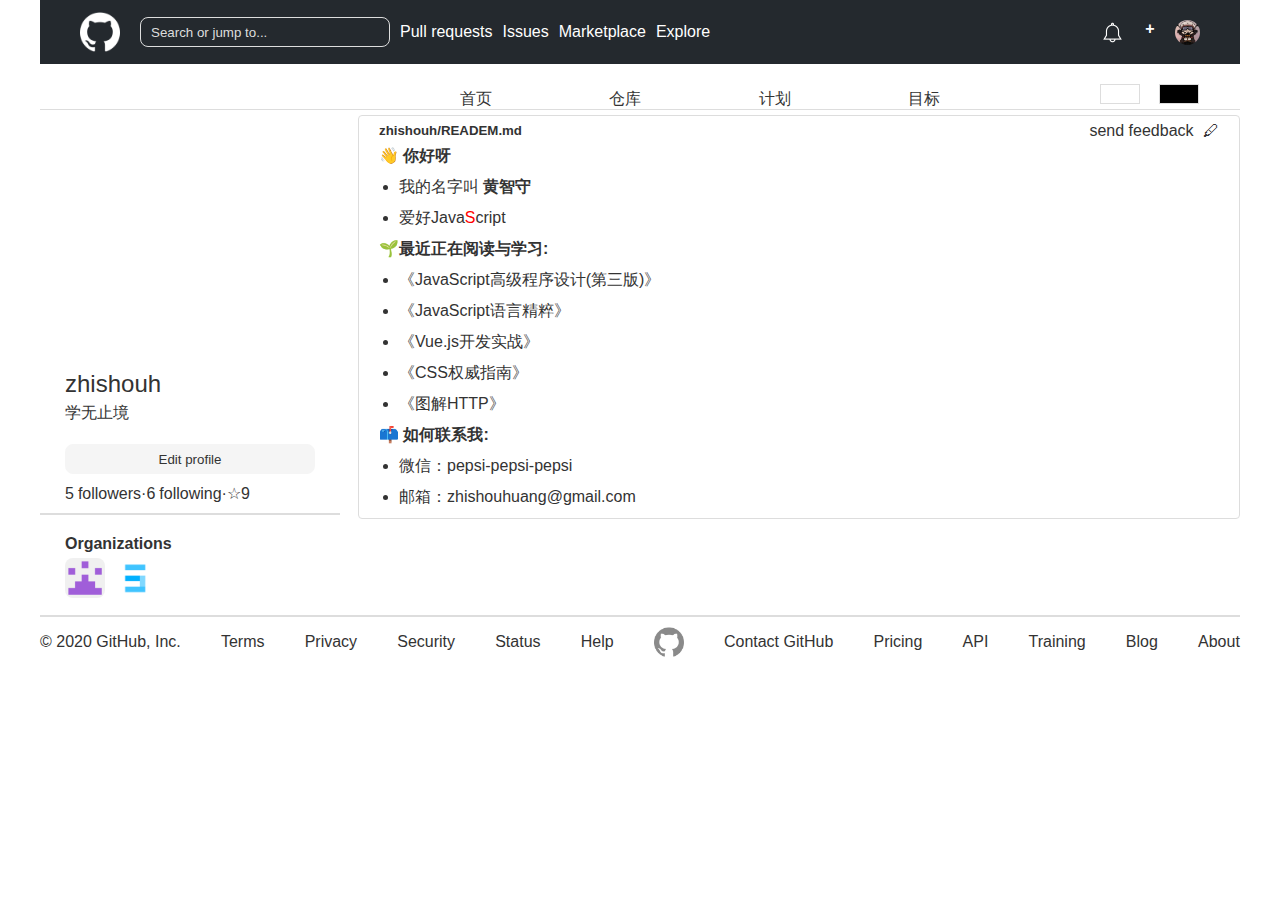
<file: 仿GitHub/index.html>
<!DOCTYPE html>
<html lang="en">

<head>
  <meta charset="UTF-8">
  <meta name="viewport" content="width=device-width, initial-scale=1.0">
  <link rel="stylesheet" href="css/index.css">
  <title>zhishouh</title>
</head>

<body>
  <div id="wrap">
    <header>
      <img id="logo" src="images/github.png" alt="logo">
      <input id="ipSearch" type="search" value="Search or jump to...">
      <ul>
        <li><a href="">Pull requests</a></li>
        <li><a href="">Issues</a></li>
        <li><a href="">Marketplace</a></li>
        <li><a href="">Explore</a></li>
      </ul>
      <div id="user">
        <img src="images/notice.png" alt="通知">
        <span>+</span>
        <img id="samllavatar" src="images/avatar.jpg" alt="头像">
      </div>
    </header>
    <nav>
      <ul>
        <li><a href="index.html">首页</a></li>
        <li><a href="repositories.html">仓库</a></li>
        <li><a href="plan.html">计划</a></li>
        <li><a href="target.html">目标</a></li>
      </ul>
      <div id="changeColor">
        <input id="white" type="button" onclick="changeColor(color1)">
        <input id="black" type="button" onclick="changeColor(color2)">
      </div>
    </nav>
    <main>
      <div id="leftIntro">
        <div id="bigAvatar">
          <img id="BigAvatar" src="images/avatar.jpg" alt="avatar">
        </div>
        <div id="userName">
          <h2>zhishouh</h2>
          <span>学无止境</span>
        </div>
        <button id="edit">Edit profile</button>
        <p><span>5</span>followers·<span>6</span>following·☆<span>9</span></p>
        <hr>
        <div id="organizations">
          <h4>Organizations</h4>
          <div class="org"><img src="images/og1.png" alt="og1"></div>
          <div class="org"><img src="images/og2.png" alt="og2"></div>
        </div>
      </div>
      <div id="rightIntro">
        <div class="riTitle">
          <h5>zhishouh/READEM.md</h5>
          <p>
            <a href="">send feedback</a>
            <span><a href="">🖊</a></span>
          </p>
        </div>
        <div class="username">
          <h4>👋 你好呀</h4>
          <ul>
            <li>我的名字叫 <b>黄智守</b></li>
            <li id="text">爱好<span>JavaScript</span></li>
          </ul>
        </div>
        <div class="read">
          <h4>🌱最近正在阅读与学习:</h4>
          <ul>
            <li>《JavaScript高级程序设计(第三版)》</li>
            <li>《JavaScript语言精粹》</li>
            <li>《Vue.js开发实战》</li>
            <li>《CSS权威指南》</li>
            <li>《图解HTTP》</li>
          </ul>
        </div>
        <div class="contact">
          <h4>📫 如何联系我:</h4>
          <ul>
            <li>微信：pepsi-pepsi-pepsi</li>
            <li>邮箱：zhishouhuang@gmail.com</li>
          </ul>
        </div>
      </div>
    </main>
    <hr>
    <footer>
      <ul>
        <li>© 2020 GitHub, Inc.</li>
        <li><a href="">Terms</a></li>
        <li><a href="">Privacy</a></li>
        <li><a href="">Security</a></li>
        <li><a href="">Status</a></li>
        <li><a href="">Help</a></li>
        <li><a href=""><img src="images/github2.png" alt=""></a></li>
        <li><a href="">Contact GitHub</a></li>
        <li><a href="">Pricing</a></li>
        <li><a href="">API</a></li>
        <li><a href="">Training</a></li>
        <li><a href="">Blog</a></li>
        <li><a href="">About</a></li>
      </ul>
    </footer>
  </div>
  <script src="js/changeColor.js"></script>
  <script src="js/marquee.js"></script>
  <script src="js/blink.js"></script>
</body>

</html>
</file>
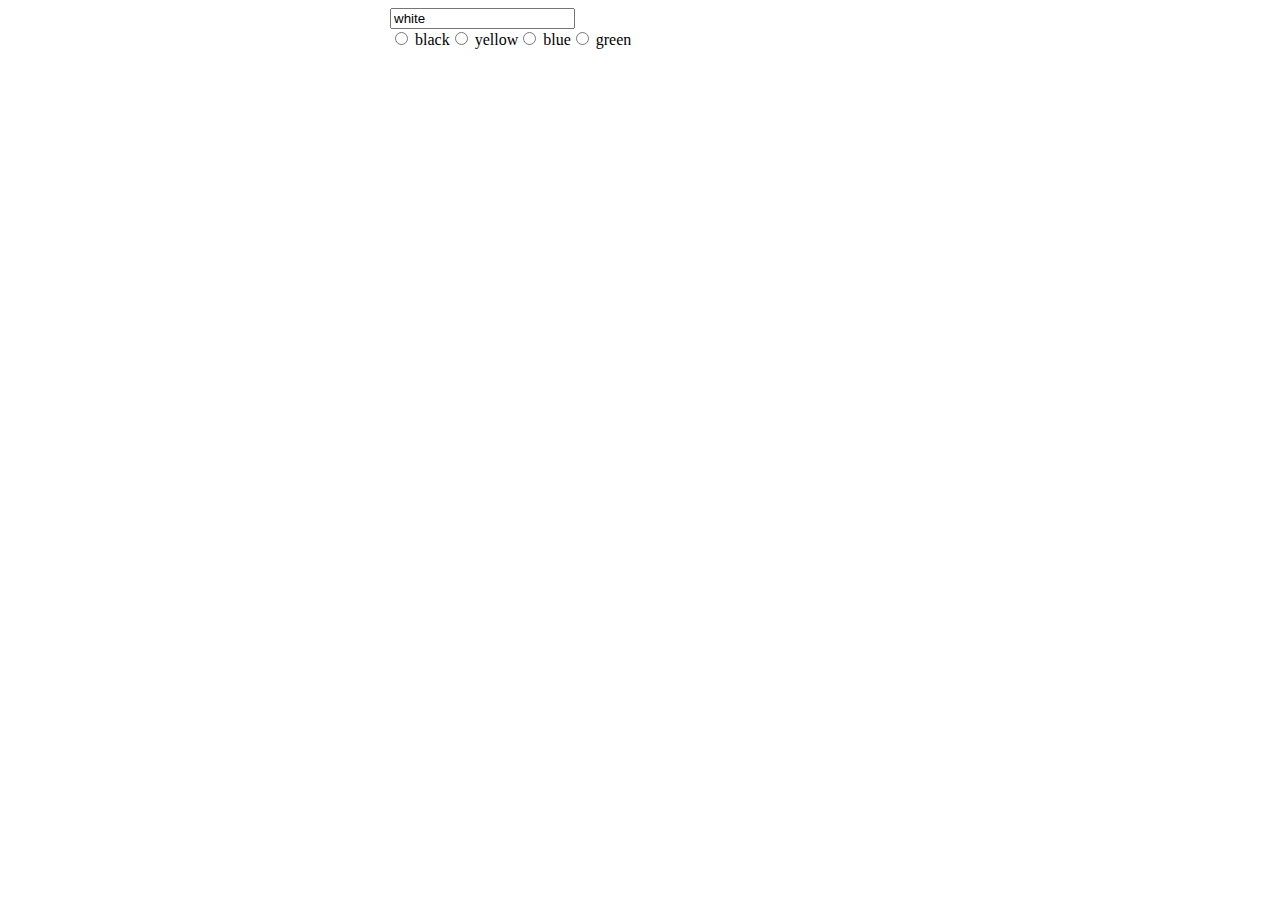
<file: D1-单选框.html>
<!DOCTYPE html>
<html lang="en">

<head>
  <meta charset="UTF-8">
  <meta http-equiv="X-UA-Compatible" content="IE=edge">
  <meta name="viewport" content="width=device-width, initial-scale=1.0">
  <title>Document</title>
  <style>
    #app {
      width: 500px;
      margin: 0 auto;
    }

    #app div {
      float: left;
    }

    .clearfix::before,
    .clearfix::after {
      content: '';
      display: block;
      clear: both;
    }
  </style>
</head>

<body>
  <div id="app" class="clearfix">
    <input type="text" id="show" value="white">
    <br>
    <div>
      <input type="radio" name="color" id="black" value="black">
      <label for="">black</label>
    </div>
    <div>
      <input type="radio" name="color" id="yellow" value="yellow">
      <label for="">yellow</label>
    </div>
    <div>
      <input type="radio" name="color" id="blue" value="blue">
      <label for="">blue</label>
    </div>
    <div>
      <input type="radio" name="color" id="green" value="green">
      <label for="">green</label>
    </div>
  </div>

  <script>
    const show = document.getElementById('show')
    const app = document.getElementById('app')
    const div = app.getElementsByTagName('div')
    const black = document.getElementById('black')
    const yellow = document.getElementById('yellow')
    const blue = document.getElementById('blue')
    const green = document.getElementById('green')

    const change = (colordom, nextcol) => {
      show.value = colordom.value
      show.style.color = nextcol
      for (let i = 0; i < div.length; i++) {
        div[i].style.color = nextcol
      }
      document.body.style.backgroundColor = colordom.value
    }

    black.addEventListener('click', (e) => change(black, 'yellow'))
    yellow.addEventListener('click', (e) => change(yellow, 'blue'))
    blue.addEventListener('click', (e) => change(blue, 'green'))
    green.addEventListener('click', (e) => change(green, 'black'))
  </script>
</body>

</html>
</file>
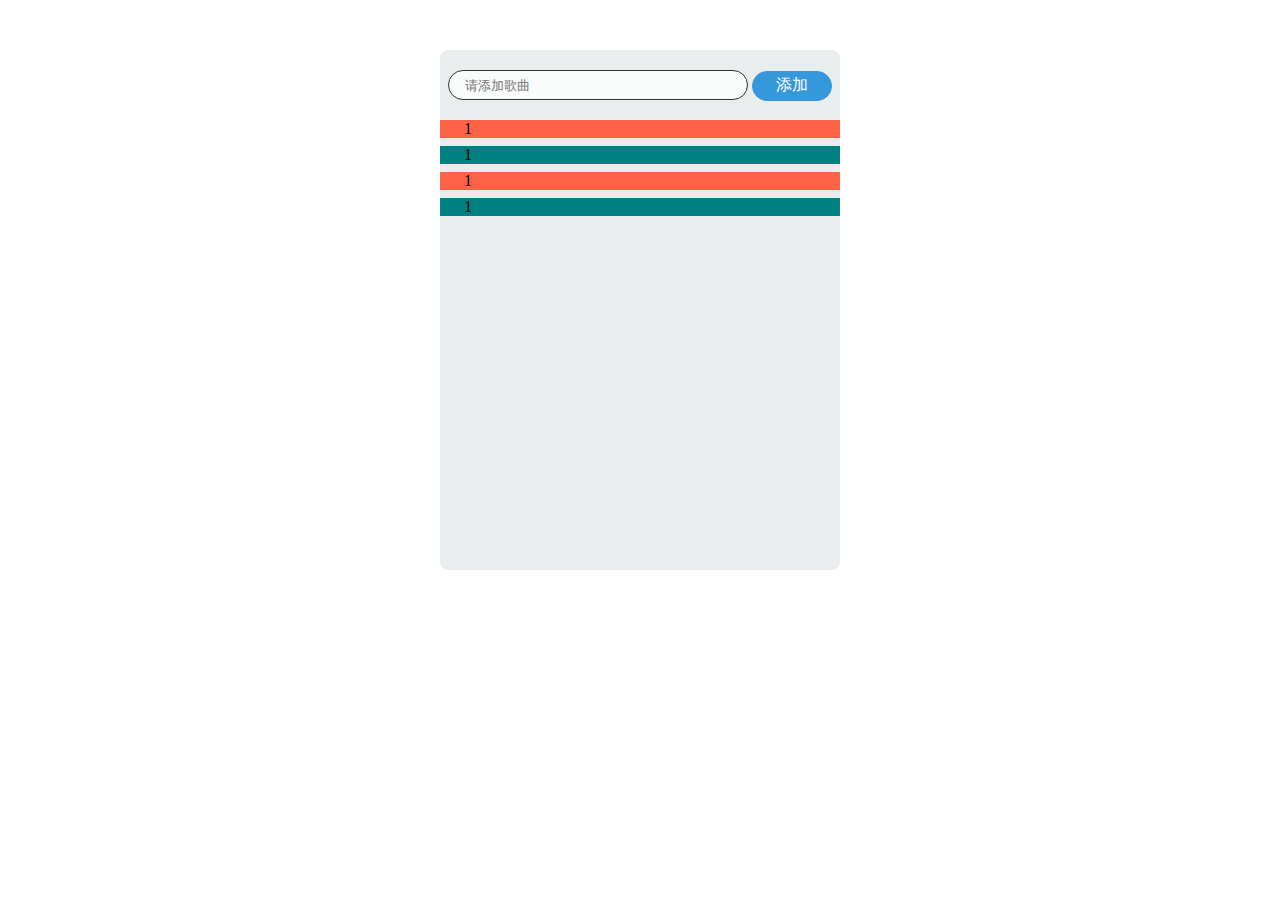
<file: D2-点击添加.html>
<!DOCTYPE html>
<html lang="en">

<head>
  <meta charset="UTF-8">
  <meta http-equiv="X-UA-Compatible" content="IE=edge">
  <meta name="viewport" content="width=device-width, initial-scale=1.0">
  <title>Document</title>
  <style>
    * {
      margin: 0;
      padding: 0;
    }

    #wrap {
      width: 400px;
      height: 500px;
      background-color: #EAEDED;
      border-radius: 8px;
      margin: 50px auto;
      padding-top: 20px;
    }

    #wrap .songAdd {
      width: 100%;
      height: 30px;
      text-align: center;
    }

    #wrap .songAdd .inp-song {
      box-sizing: border-box;
      width: 300px;
      height: 30px;
      border-radius: 16px;
      outline: none;
      border: 1px solid #333;
      background-color: rgba(255, 255, 255, 0.7);
      padding-left: 16px;
    }

    #wrap .songAdd .btn-add {
      width: 80px;
      height: 30px;
      border-radius: 16px;
      outline: none;
      color: #fff;
      font-size: 16px;
      vertical-align: middle;
      border: 1px solid #3498DB;
      background-color: #3498DB;
    }

    #wrap .songAdd .btn-add:active {
      border: 1px solid #AED6F1;
      background-color: #AED6F1;
    }

    #wrap ul {
      width: 100%;
      margin-top: 20px;
    }

    #wrap ul li {
      list-style: none;
      padding-left: 24px;
      background-color: pink;
      margin: 8px 0;
    }

    #wrap ul li:nth-child(2n) {
      background-color: teal;
    }

    #wrap ul li:nth-child(2n + 1) {
      background-color: tomato;
    }
  </style>
</head>

<body>
  <div id="wrap">
    <form class="songAdd">
      <input id="song" class="inp-song" type="text" placeholder="请添加歌曲">
      <input id="add" class="btn-add" type="button" value="添加">
    </form>
    <ul>
      <li>1</li>
      <li>1</li>
      <li>1</li>
      <li>1</li>
    </ul>
  </div>

  <script>
    function songAdd() {
      const song = document.querySelector('#song')
      const add = document.querySelector('#add')
      const ul = document.querySelector('ul')
      console.log(ul)
      song.addEventListener('click', () => {
        song.value = ''
      })
      add.addEventListener('click', () => {
        const li = document.createElement('li')
        li.innerHTML = song.value
        ul.appendChild(li)
      })
    }
    songAdd()
  </script>
</body>

</html>
</file>
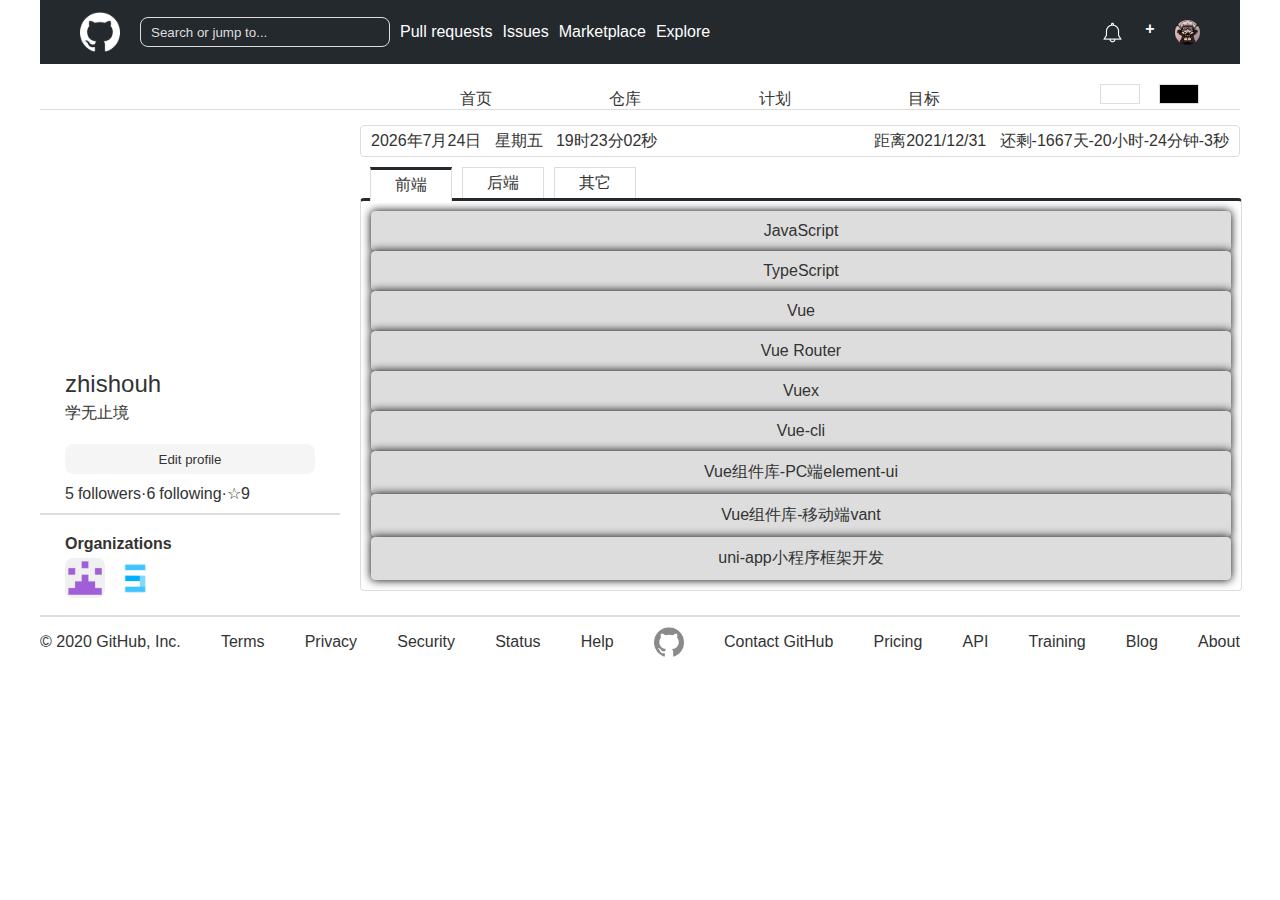
<file: 仿GitHub/plan.html>
<!DOCTYPE html>
<html lang="en">

<head>
  <meta charset="UTF-8">
  <meta name="viewport" content="width=device-width, initial-scale=1.0">
  <link rel="stylesheet" href="css/plan.css">
  <title>计划</title>
</head>

<body>
  <div id="wrap">
    <header>
      <img id="logo" src="images/github.png" alt="logo">
      <input id="ipSearch" type="search" value="Search or jump to...">
      <ul>
        <li><a href="">Pull requests</a></li>
        <li><a href="">Issues</a></li>
        <li><a href="">Marketplace</a></li>
        <li><a href="">Explore</a></li>
      </ul>
      <div id="user">
        <img src="images/notice.png" alt="通知">
        <span>+</span>
        <img id="samllavatar" src="images/avatar.jpg" alt="头像">
      </div>
    </header>
    <nav>
      <ul>
        <li><a href="index.html">首页</a></li>
        <li><a href="repositories.html">仓库</a></li>
        <li><a href="plan.html">计划</a></li>
        <li><a href="target.html">目标</a></li>
      </ul>
      <div id="changeColor">
        <input id="white" type="button" onclick="changeColor(color1)">
        <input id="black" type="button" onclick="changeColor(color2)">
      </div>
    </nav>
    <main>
      <div id="leftIntro">
        <div id="bigAvatar">
          <img id="BigAvatar" src="images/avatar.jpg" alt="avatar">
        </div>
        <div id="userName">
          <h2>zhishouh</h2>
          <span>学无止境</span>
        </div>
        <button id="edit">Edit profile</button>
        <p><span>5</span>followers·<span>6</span>following·☆<span>9</span></p>
        <hr>
        <div id="organizations">
          <h4>Organizations</h4>
          <div class="org"><img src="images/og1.png" alt="og1"></div>
          <div class="org"><img src="images/og2.png" alt="og2"></div>
        </div>
      </div>
      <div id="rightIntro">
        <div class="time">
          <p id="now"></p>
          <p id="countdown"></p>
        </div>
        <div id="tDiv" class="tab-div">
          <ul id="tab-list" class="tab">
            <li class="tab-active">前端</li>
            <li>后端</li>
            <li>其它</li>
          </ul>
          <div class="tab-content tab-content-show">
            <ul>
              <li><a href="#">JavaScript</a></li>
              <li><a href="#">TypeScript</a></li>
              <li><a href="#">Vue</a></li>
              <li><a href="#">Vue Router</a></li>
              <li><a href="#">Vuex</a></li>
              <li><a href="#">Vue-cli</a></li>
              <li><a href="#">Vue组件库-PC端element-ui</a></li>
              <li><a href="#">Vue组件库-移动端vant</a></li>
              <li><a href="#">uni-app小程序框架开发</a></li>
            </ul>
          </div>
          <div class="tab-content tab-content-hide">
            <ul>
              <li><a href="#">C</a></li>
              <li><a href="#">Java</a></li>
              <li><a href="#">python</a></li>
              <li><a href="#">Node.js</a></li>

            </ul>
          </div>
          <div class="tab-content tab-content-hide">
            <ul>
              <li><a href="#">Webpack</a></li>
              <li><a href="#">git</a></li>
              <li><a href="#">PWA应用</a></li>
              <li><a href="#">项目CI/CD</a></li>
              <li><a href="#">nginx</a></li>
              <li><a href="#">docker</a></li>
              <li><a href="#">HTTP</a></li>
            </ul>
          </div>
        </div>
      </div>
    </main>
    <hr>
    <footer>
      <ul>
        <li>© 2020 GitHub, Inc.</li>
        <li><a href="">Terms</a></li>
        <li><a href="">Privacy</a></li>
        <li><a href="">Security</a></li>
        <li><a href="">Status</a></li>
        <li><a href="">Help</a></li>
        <li><a href=""><img src="images/github2.png" alt=""></a></li>
        <li><a href="">Contact GitHub</a></li>
        <li><a href="">Pricing</a></li>
        <li><a href="">API</a></li>
        <li><a href="">Training</a></li>
        <li><a href="">Blog</a></li>
        <li><a href="">About</a></li>
      </ul>
    </footer>
  </div>

  <script src="js/changeColor.js"></script>
  <script src="js/time.js"></script>
  <script src="js/tab.js"></script>
  <script src="js/blink.js"></script>

</body>

</html>
</file>
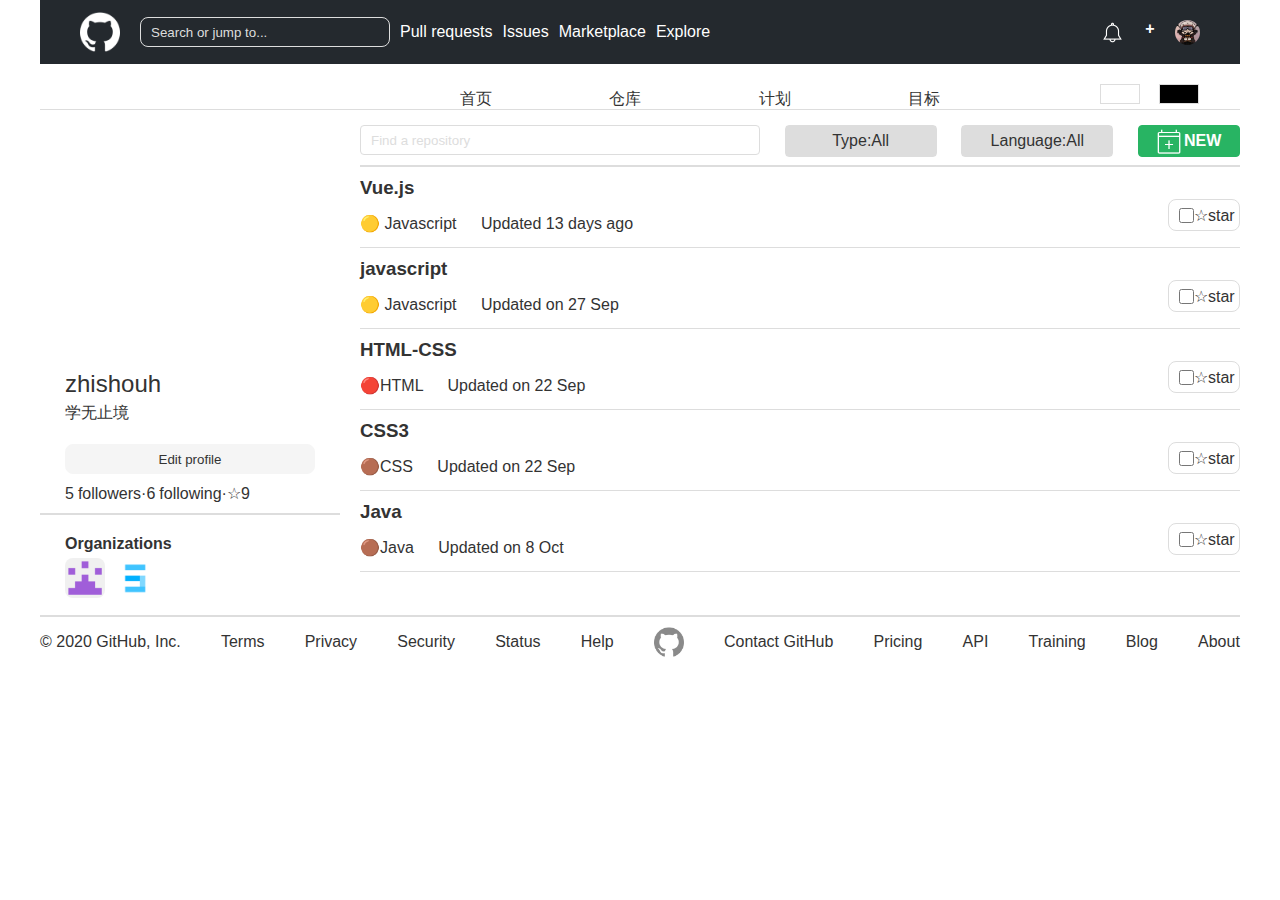
<file: 仿GitHub/repositories.html>
<!DOCTYPE html>
<html lang="en">

<head>
  <meta charset="UTF-8">
  <meta name="viewport" content="width=device-width, initial-scale=1.0">
  <link rel="stylesheet" href="css/repositories.css">
  <title>仓库</title>
</head>

<body>
  <div id="wrap">
    <header>
      <img id="logo" src="images/github.png" alt="logo">
      <input id="ipSearch" type="search" value="Search or jump to...">
      <ul>
        <li><a href="">Pull requests</a></li>
        <li><a href="">Issues</a></li>
        <li><a href="">Marketplace</a></li>
        <li><a href="">Explore</a></li>
      </ul>
      <div id="user">
        <img src="images/notice.png" alt="通知">
        <span>+</span>
        <img id="samllavatar" src="images/avatar.jpg" alt="头像">
      </div>
    </header>

    <nav>
      <ul>
        <li><a href="index.html">首页</a></li>
        <li><a href="repositories.html">仓库</a></li>
        <li><a href="plan.html">计划</a></li>
        <li><a href="target.html">目标</a></li>
      </ul>
      <div id="changeColor">
        <input id="white" type="button" onclick="changeColor(color1)">
        <input id="black" type="button" onclick="changeColor(color2)">
      </div>
    </nav>

    <main>
      <div id="leftIntro">
        <div id="bigAvatar">
          <img id="BigAvatar" src="images/avatar.jpg" alt="avatar">
        </div>
        <div id="userName">
          <h2>zhishouh</h2>
          <span>学无止境</span>
        </div>
        <button id="edit">Edit profile</button>
        <p><span>5</span>followers·<span>6</span>following·☆<span>9</span></p>
        <hr>
        <div id="organizations">
          <h4>Organizations</h4>
          <div class="org"><img src="images/og1.png" alt="og1"></div>
          <div class="org"><img src="images/og2.png" alt="og2"></div>
        </div>
      </div>

      <div id="rightIntro">
        <div class="search-bar">
          <div class="search-bar-input">
            <input type="search" value="Find a repository">
          </div>
          <div class="type">
            <ul>
              <li onmouseover="show(this)" onmouseout="hide(this)">
                Type:All
                <ul class="menu">
                  <li>Select type</li>
                  <li><a href="">All</a></li>
                  <li><a href="">Public</a></li>
                  <li><a href="">Private</a></li>
                  <li><a href="">Sources</a></li>
                  <li><a href="">Forks</a></li>
                  <li><a href="">Archived</a></li>
                  <li><a href="">Mirrors</a></li>
                </ul>
              </li>
            </ul>
          </div>
          <div class="language">
            <ul>
              <li onmouseover="show(this)" onmouseout="hide(this)">
                Language:All
                <ul class="menu">
                  <li><a href="">Select Language</a></li>
                  <li><a href="">All</a></li>
                  <li><a href="">Javascript</a></li>
                  <li><a href="">Java</a></li>
                  <li><a href="">CSS</a></li>
                  <li><a href="">HTML</a></li>
                  <li><a href="">C</a></li>
                </ul>
              </li>
            </ul>
          </div>
          <div class="new">
            <img src="images/New Event.png" alt="">
            <span>NEW</span>
          </div>
        </div>
        <hr>
        <div class="warehouse">
          <div class="warehouse-child">
            <h3><a href="">Vue.js</a></h3>
            <span>🟡 Javascript</span>
            <span class="updated">Updated 13 days ago</span>
            <p><input type="checkbox" id="star1">☆star</p>
          </div>
          <div class="warehouse-child">
            <h3><a href="">javascript</a></h3>
            <span>🟡 Javascript</span>
            <span class="updated">Updated on 27 Sep</span>
            <p><input type="checkbox" id="star2">☆star</p>
          </div>
          <div class="warehouse-child">
            <h3><a href="">HTML-CSS</a></h3>
            <span>🔴HTML</span>
            <span class="updated">Updated on 22 Sep</span>
            <p><input type="checkbox" id="star3">☆star</p>
          </div>
          <div class="warehouse-child">
            <h3><a href="">CSS3</a></h3>
            <span>🟤CSS</span>
            <span class="updated">Updated on 22 Sep</span>
            <p><input type="checkbox" id="star4">☆star</p>
          </div>
          <div class="warehouse-child">
            <h3><a href="">Java</a></h3>
            <span>🟤Java</span>
            <span class="updated">Updated on 8 Oct</span>
            <p><input type="checkbox" id="star5">☆star</p>
          </div>
        </div>

      </div>
    </main>
    <hr>
    <footer>
      <ul>
        <li>© 2020 GitHub, Inc.</li>
        <li><a href="">Terms</a></li>
        <li><a href="">Privacy</a></li>
        <li><a href="">Security</a></li>
        <li><a href="">Status</a></li>
        <li><a href="">Help</a></li>
        <li><a href=""><img src="images/github2.png" alt=""></a></li>
        <li><a href="">Contact GitHub</a></li>
        <li><a href="">Pricing</a></li>
        <li><a href="">API</a></li>
        <li><a href="">Training</a></li>
        <li><a href="">Blog</a></li>
        <li><a href="">About</a></li>
      </ul>
    </footer>

  </div>

  <script src="js/changeColor.js"></script>
  <script src="js/level_2_menu.js"></script>
  <script src="js/checkbox_star.js"></script>
  <script src="js/blink.js"></script>

</body>

</html>
</file>
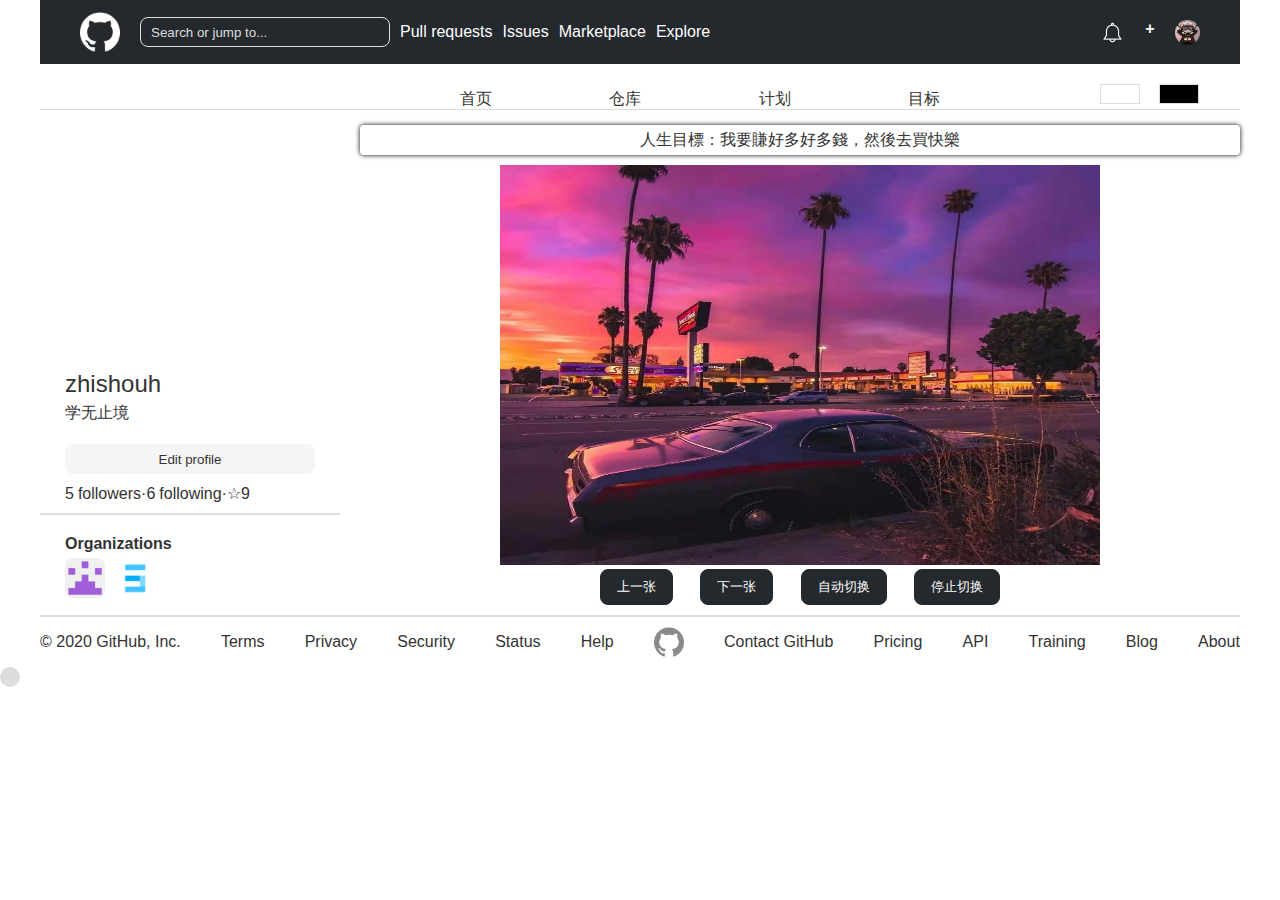
<file: 仿GitHub/target.html>
<!DOCTYPE html>
<html lang="en">

<head>
  <meta charset="UTF-8">
  <meta name="viewport" content="width=device-width, initial-scale=1.0">
  <link rel="stylesheet" href="css/target.css">
  <title>目标</title>
</head>

<body>
  <div id="wrap">
    <header>
      <img id="logo" src="images/github.png" alt="logo">
      <input id="ipSearch" type="search" value="Search or jump to...">
      <ul>
        <li><a href="">Pull requests</a></li>
        <li><a href="">Issues</a></li>
        <li><a href="">Marketplace</a></li>
        <li><a href="">Explore</a></li>
      </ul>
      <div id="user">
        <img src="images/notice.png" alt="通知">
        <span>+</span>
        <img id="samllavatar" src="images/avatar.jpg" alt="头像">
      </div>
    </header>
    <nav>
      <ul>
        <li><a href="index.html">首页</a></li>
        <li><a href="repositories.html">仓库</a></li>
        <li><a href="plan.html">计划</a></li>
        <li><a href="target.html">目标</a></li>
      </ul>
      <div id="changeColor">
        <input id="white" type="button" onclick="changeColor(color1)">
        <input id="black" type="button" onclick="changeColor(color2)">
      </div>
    </nav>
    <main>
      <div id="leftIntro">
        <div id="bigAvatar">
          <img id="BigAvatar" src="images/avatar.jpg" alt="avatar">
        </div>
        <div id="userName">
          <h2>zhishouh</h2>
          <span>学无止境</span>
        </div>
        <button id="edit">Edit profile</button>
        <p><span>5</span>followers·<span>6</span>following·☆<span>9</span></p>
        <hr>
        <div id="organizations">
          <h4>Organizations</h4>
          <div class="org"><img src="images/og1.png" alt="og1"></div>
          <div class="org"><img src="images/og2.png" alt="og2"></div>
        </div>
      </div>
      <div id="rightIntro">
        <p>人生目標：我要賺好多好多錢，然後去買快樂</p>
        <div id="carousel">
          <img id="carouselPic" src="images/lb (1).jpg" alt="">
          <br>
          <div id="btns">
            <button id="pre">上一张</button>
            <button id="next">下一张</button>
            <button id="start">自动切换</button>
            <button id="stop">停止切换</button>
          </div>

        </div>
      </div>
    </main>
    <hr>
    <footer>
      <ul>
        <li>© 2020 GitHub, Inc.</li>
        <li><a href="">Terms</a></li>
        <li><a href="">Privacy</a></li>
        <li><a href="">Security</a></li>
        <li><a href="">Status</a></li>
        <li><a href="">Help</a></li>
        <li><a href=""><img src="images/github2.png" alt=""></a></li>
        <li><a href="">Contact GitHub</a></li>
        <li><a href="">Pricing</a></li>
        <li><a href="">API</a></li>
        <li><a href="">Training</a></li>
        <li><a href="">Blog</a></li>
        <li><a href="">About</a></li>
      </ul>
    </footer>
  </div>
  <div id="box"></div>
  <script src="js/changeColor.js"></script>
  <script src="js/blink.js"></script>
  <script src="js/carousel.js"></script>
  <script src="js/follow.js"></script>

</body>

</html>
</file>
<file: 仿GitHub/css/index.css>
* {
  margin: 0px;
  padding: 0px;
}
body {
  font-family: Arial, Helvetica, sans-serif;
  color: #333;
}
hr {
  border: 1px solid #ddd;
}
a {
  text-decoration: none;
  color: #333;
}
a:hover {
  color: #ddd;
}

#wrap {
  width: 1200px;
  margin: 0px auto;
}

header {
  height: 64px;
  background-color: #24292e;
  position: relative;
}
header #logo {
  width: 40px;
  height: 40px;
  position: absolute;
  top: 12px;
  left: 40px;
}
header #ipSearch {
  position: absolute;
  top: 17px;
  left: 100px;
  width: 250px;
  height: 30px;
  border: 1px solid #ddd;
  color: #ddd;
  background-color: #24292e;
  outline: none;
  border-radius: 8px;
  padding-left: 10px;
}

header ul {
  position: absolute;
  top: 0px;
  left: 360px;
  line-height: 64px;
}
header ul li {
  float: left;
  margin-right: 10px;
  list-style-type: none;
}
header ul li a {
  color: #fff;
}
header ul li a:hover {
  color: #757575;
}
header #user {
  width: 100px;
  height: 25px;
  position: absolute;
  top: 20px;
  right: 40px;
  display: flex;
  flex-flow: row nowrap;
  justify-content: space-between;
}
header #user span {
  display: block;
  height: 25px;
  font-weight: bold;
  color: #fff;

}
header #user img {
  width: 25px;
  height: 25px;
}
header #user #samllavatar {
  border-radius: 50%;
}

nav {
  height: 40px;
  padding-bottom: 5px;
  margin-bottom: 5px;
  border-bottom: 1px solid #ddd;
}
nav ul {
  width: 500px;
  height: 20px;
  margin-left: 400px;
  margin-top: 20px;  
  float: left;
  display: flex;
  flex-flow: row nowrap;
  justify-content: space-between;
}
nav ul li {
  margin-left: 20px;
  list-style-type: none;
  line-height: 30px;
}
nav .level-2-menu {
  display: none;

}
nav #changeColor {
  width: 100px;
  height: 20px;
  margin: 20px 40px;
  float: right;
}
nav #changeColor input {
  width: 40px;
  height: 20px;
  outline: none;
}
nav #changeColor input#white {
  background-color: #fff;
  border: 1px solid #ddd;
}
nav #changeColor input#black {
  background-color: #000;
  border: 1px solid #ddd;
  margin-left: 15px;
}
nav #changeColor input#white:active {
  background-color: #F5F5F5;
  border: 1px solid #F5F5F5;
} 
nav #changeColor input#black:active {
  background-color: #424242;
  border: 1px solid #424242;
} 

main {
  height: 500px;
  margin: 0px auto;
  position: relative;
}
main #leftIntro {
  width: 300px;
  height: 500px;
  position: absolute;
  top: 0px;
  left: 0px;
}
main #leftIntro #bigAvatar {
  height: 250px;
  width: 250px;
  margin: 0px auto;
}
main #leftIntro #bigAvatar img {
  width:250px;
  height: 250px;
  border-radius: 50%;
}
main #leftIntro #userName {
  margin: 0px 0px 20px 25px;
}
main #leftIntro #userName h2 {
  font-weight: normal;
  margin: 5px 0px;
}
main #leftIntro #edit {
  width: 250px;
  height: 30px;
  margin-left: 25px;
  outline: none;
  border-radius: 8px; 
  border: 1px solid #F5F5F5;
  background-color: #F5F5F5;
  transition: 0.5s;
  color: #333;
}
main #leftIntro #edit:active {
  border: 1px solid #E0E0E0;
  background-color: #E0E0E0;
}
main #leftIntro p {
  width: 250px;
  margin: 10px 25px;
}
main #leftIntro p span {
  padding-right: 4px;
}
main #leftIntro #organizations {
  width: 250px;
  height: 60px;
  margin: 20px 25px;
}
main #leftIntro #organizations .org {
  float: left;
  margin-right: 10px;
  margin-top: 5px;
}
main #leftIntro #organizations img {
  width: 40px;
  height: 40px;
  border-radius: 8px;
}

main #rightIntro {
  width: 880px;
  position: absolute;
  top: 0px;
  right: 0px;
  border: 1px solid #ddd;
  border-radius: 4px;
}
main #rightIntro .riTitle {
  height: 30px;
  padding: 0px 20px;
  line-height: 30px;
}
main #rightIntro .riTitle h5 {
  float: left;
}
main #rightIntro .riTitle p {
  float: right;
}
main #rightIntro .riTitle p span {
  margin-left: 5px;
}
main #rightIntro h4 {
  margin-bottom: 10px;
}
main #rightIntro .username {
  width: 840px;
  padding: 0px 20px;
}
main #rightIntro .username ul {
  margin-left: 20px;
}
main #rightIntro .username ul li {
  margin-bottom: 10px;
}
main #rightIntro .read {
  width: 840px;
  padding: 0px 20px;
}
main #rightIntro .read ul {
  margin-left: 20px;
}
main #rightIntro .read ul li {
  margin-bottom: 10px;
}
main #rightIntro .contact {
  width: 840px;
  padding: 0px 20px;
}
main #rightIntro .contact ul {
  margin-left: 20px;
}
main #rightIntro .contact ul li {
  margin-bottom: 10px;
}

footer ul {
  display: flex;
  flex-flow: row nowrap;
  justify-content: space-between;
  margin-top: 10px;
}
footer ul li {
  list-style-type: none;
  line-height: 30px;
}
footer ul li img {
  width: 30px;
  height: 30px;
}
</file>
<file: 仿GitHub/css/plan.css>
* {
  margin: 0px;
  padding: 0px;
}
body {
  font-family: Arial, Helvetica, sans-serif;
  color: #333;
}
hr {
  border: 1px solid #ddd;
}
a {
  text-decoration: none;
  color: #333;
}
a:hover {
  color: #ddd;
}

#wrap {
  width: 1200px;
  margin: 0px auto;
}

header {
  height: 64px;
  background-color: #24292e;
  position: relative;
}
header #logo {
  width: 40px;
  height: 40px;
  position: absolute;
  top: 12px;
  left: 40px;
}
header #ipSearch {
  position: absolute;
  top: 17px;
  left: 100px;
  width: 250px;
  height: 30px;
  border: 1px solid #ddd;
  color: #ddd;
  background-color: #24292e;
  outline: none;
  border-radius: 8px;
  padding-left: 10px;
}

header ul {
  position: absolute;
  top: 0px;
  left: 360px;
  line-height: 64px;
}
header ul li {
  float: left;
  margin-right: 10px;
  list-style-type: none;
}
header ul li a {
  color: #fff;
}
header ul li a:hover {
  color: #757575;
}
header #user {
  width: 100px;
  height: 25px;
  position: absolute;
  top: 20px;
  right: 40px;
  display: flex;
  flex-flow: row nowrap;
  justify-content: space-between;
}
header #user span {
  display: block;
  height: 25px;
  font-weight: bold;
  color: #fff;

}
header #user img {
  width: 25px;
  height: 25px;
}
header #user #samllavatar {
  border-radius: 50%;
}

nav {
  height: 40px;
  padding-bottom: 5px;
  margin-bottom: 5px;
  border-bottom: 1px solid #ddd;
}
nav ul {
  width: 500px;
  height: 20px;
  margin-left: 400px;
  margin-top: 20px;  
  float: left;
  display: flex;
  flex-flow: row nowrap;
  justify-content: space-between;
}
nav ul li {
  margin-left: 20px;
  list-style-type: none;
  line-height: 30px;
}
nav .level-2-menu {
  display: none;

}
nav #changeColor {
  width: 100px;
  height: 20px;
  margin: 20px 40px;
  float: right;
}
nav #changeColor input {
  width: 40px;
  height: 20px;
  outline: none;
}
nav #changeColor input#white {
  background-color: #fff;
  border: 1px solid #ddd;
}
nav #changeColor input#black {
  background-color: #000;
  border: 1px solid #ddd;
  margin-left: 15px;
}
nav #changeColor input#white:active {
  background-color: #F5F5F5;
  border: 1px solid #F5F5F5;
} 
nav #changeColor input#black:active {
  background-color: #424242;
  border: 1px solid #424242;
} 

main {
  height: 500px;
  margin: 0px auto;
  position: relative;
}
main #leftIntro {
  width: 300px;
  height: 500px;
  position: absolute;
  top: 0px;
  left: 0px;
}
main #leftIntro #bigAvatar {
  height: 250px;
  width: 250px;
  margin: 0px auto;
}
main #leftIntro #bigAvatar img {
  width:250px;
  height: 250px;
  border-radius: 50%;
}
main #leftIntro #userName {
  margin: 0px 0px 20px 25px;
}
main #leftIntro #userName h2 {
  font-weight: normal;
  margin: 5px 0px;
}
main #leftIntro #edit {
  width: 250px;
  height: 30px;
  margin-left: 25px;
  outline: none;
  border-radius: 8px; 
  border: 1px solid #F5F5F5;
  background-color: #F5F5F5;
  transition: 0.5s;
  color: #333;
}
main #leftIntro #edit:active {
  border: 1px solid #E0E0E0;
  background-color: #E0E0E0;
}
main #leftIntro p {
  width: 250px;
  margin: 10px 25px;
}
main #leftIntro p span {
  padding-right: 4px;
}
main #leftIntro #organizations {
  width: 250px;
  height: 60px;
  margin: 20px 25px;
}
main #leftIntro #organizations .org {
  float: left;
  margin-right: 10px;
  margin-top: 5px;
}
main #leftIntro #organizations img {
  width: 40px;
  height: 40px;
  border-radius: 8px;
}

main #rightIntro {
  width: 880px;
  /* height: 480px; */
  position: absolute;
  top: 0px;
  right: 0px;
  /* border: 1px solid #ddd; */
  border-radius: 4px;
}
main #rightIntro .time {
  height: 30px;
  border: 1px solid #ddd;
  border-radius: 4px;
  margin: 10px 0px;
}
main #rightIntro .time p {
  height: 30px;
  line-height: 30px;
  padding: 0px 10px;
}
main #rightIntro .time #now {
  float: left;
}
main #rightIntro .time #countdown {
  float: right;
}

main #rightIntro .tab-div {
  width: 880px;
  position: relative;
}

main #rightIntro .tab-div ul {
  list-style: none;
}

main #rightIntro .tab-div .tab {
  width: 880px;
  overflow: hidden;
  margin: 0;
  padding: 0;
  position: relative;
  z-index: 2;
}

.tab li {
  float: left;
  width: 80px;
  height: 30px;
  line-height: 30px;
  text-align: center;
  border: 1px solid #ddd;
  border-bottom: 0;
  margin-left: 10px;
  background: #fff;
  cursor: pointer;
}

.tab-content {
  width: 880px;
  border: 1px solid #ddd;
  border-radius: 4px;
  border-top: 3px solid #24292e;
  text-align: center;
  position: absolute;
  top: 31px;
  left: 0;
}

.tab-content ul {
  margin: 0;
  padding: 10px;
}

.tab-content li {
  padding: 10px;
  border: 1px solid #ddd;
  box-shadow: 0px 0px 10px 0px #000;
  background-color: #ddd;
  border-radius: 4px;
}

.tab-content li:hover { 
  background-color: #9E9E9E;
}
.tab .tab-active {
  border-top: 3px solid #24292e;
  border-bottom: 3px solid #fff;
}

.tab-content-show {
  display: block;
}

.tab-content-hide {
  display: none;
}


footer ul {
  display: flex;
  flex-flow: row nowrap;
  justify-content: space-between;
  margin-top: 10px;
}
footer ul li {
  list-style-type: none;
  line-height: 30px;
}
footer ul li img {
  width: 30px;
  height: 30px;
}
</file>
<file: 仿GitHub/css/repositories.css>
* {
  margin: 0px;
  padding: 0px;
}
body {
  font-family: Arial, Helvetica, sans-serif;
  color: #333;
}
hr {
  border: 1px solid #ddd;
}
a {
  text-decoration: none;
  color: #333;
}
a:hover {
  color: #ddd;
}
#wrap {
  width: 1200px;
  margin: 0px auto;
}

header {
  height: 64px;
  background-color: #24292e;
  position: relative;
}
header #logo {
  width: 40px;
  height: 40px;
  position: absolute;
  top: 12px;
  left: 40px;
}
header #ipSearch {
  position: absolute;
  top: 17px;
  left: 100px;
  width: 250px;
  height: 30px;
  border: 1px solid #ddd;
  color: #ddd;
  background-color: #24292e;
  outline: none;
  border-radius: 8px;
  padding-left: 10px;
}

header ul {
  position: absolute;
  top: 0px;
  left: 360px;
  line-height: 64px;
}
header ul li {
  float: left;
  margin-right: 10px;
  list-style-type: none;
}
header ul li a {
  color: #fff;
}
header ul li a:hover {
  color: #757575;
}
header #user {
  width: 100px;
  height: 25px;
  position: absolute;
  top: 20px;
  right: 40px;
  display: flex;
  flex-flow: row nowrap;
  justify-content: space-between;
}
header #user span {
  display: block;
  height: 25px;
  font-weight: bold;
  color: #fff;

}
header #user img {
  width: 25px;
  height: 25px;
}
header #user #samllavatar {
  border-radius: 50%;
}

nav {
  height: 40px;
  padding-bottom: 5px;
  margin-bottom: 5px;
  border-bottom: 1px solid #ddd;
}
nav ul {
  width: 500px;
  height: 20px;
  margin-left: 400px;
  margin-top: 20px;  
  float: left;
  display: flex;
  flex-flow: row nowrap;
  justify-content: space-between;
}
nav ul li {
  margin-left: 20px;
  list-style-type: none;
  line-height: 30px;
}
nav .level-2-menu {
  display: none;

}
nav #changeColor {
  width: 100px;
  height: 20px;
  margin: 20px 40px;
  float: right;
}
nav #changeColor input {
  width: 40px;
  height: 20px;
  outline: none;
}
nav #changeColor input#white {
  background-color: #fff;
  border: 1px solid #ddd;
}
nav #changeColor input#black {
  background-color: #000;
  border: 1px solid #ddd;
  margin-left: 15px;
}
nav #changeColor input#white:active {
  background-color: #F5F5F5;
  border: 1px solid #F5F5F5;
} 
nav #changeColor input#black:active {
  background-color: #424242;
  border: 1px solid #424242;
} 

main {
  height: 500px;
  margin: 0px auto;
  position: relative;
}
main #leftIntro {
  width: 300px;
  height: 500px;
  position: absolute;
  top: 0px;
  left: 0px;
}
main #leftIntro #bigAvatar {
  height: 250px;
  width: 250px;
  margin: 0px auto;
}
main #leftIntro #bigAvatar img {
  width:250px;
  height: 250px;
  border-radius: 50%;
}
main #leftIntro #userName {
  margin: 0px 0px 20px 25px;
}
main #leftIntro #userName h2 {
  font-weight: normal;
  margin: 5px 0px;
}
main #leftIntro #edit {
  width: 250px;
  height: 30px;
  margin-left: 25px;
  outline: none;
  border-radius: 8px; 
  border: 1px solid #F5F5F5;
  background-color: #F5F5F5;
  transition: 0.5s;
  color: #333;
}
main #leftIntro #edit:active {
  border: 1px solid #E0E0E0;
  background-color: #E0E0E0;
}
main #leftIntro p {
  width: 250px;
  margin: 10px 25px;
}
main #leftIntro p span {
  padding-right: 4px;
}
main #leftIntro #organizations {
  width: 250px;
  height: 60px;
  margin: 20px 25px;
}
main #leftIntro #organizations .org {
  float: left;
  margin-right: 10px;
  margin-top: 5px;
}
main #leftIntro #organizations img {
  width: 40px;
  height: 40px;
  border-radius: 8px;
}

main #rightIntro {
  width: 880px;
  position: absolute;
  top: 0px;
  right: 0px;
  border-radius: 4px;
}
main #rightIntro .search-bar {
  height: 40px;
  margin-top: 10px;
  display: flex;
  flex-flow: row nowrap;
  justify-content: space-between;
  }
main #rightIntro .search-bar .search-bar-input {
  width: 400px;
  height: 30px;
}
main #rightIntro .search-bar .search-bar-input input {
  width: 400px;
  height: 30px;
  border: 1px solid #ddd;
  border-radius: 4px;
  outline: none;
  padding-left: 10px;
  color: #ddd;
}
main #rightIntro .search-bar .type {
  width: 150px;
  height: 30px;
  border: 1px solid #ddd;
  background-color: #ddd;
  border-radius: 4px;
}
main #rightIntro .search-bar .type ul, main #rightIntro .search-bar .language ul{
  list-style-type: none;
  background-color: #ddd;
}
main #rightIntro .search-bar .type ul li, main #rightIntro .search-bar .language ul li{
  height: 30px;
  line-height: 30px;
  text-align: center;
  border-radius: 4px;
}
main #rightIntro .search-bar .type .menu ,main #rightIntro .search-bar .language .menu{
  display: none;
}
main #rightIntro .search-bar .type .menu li,main #rightIntro .search-bar .language .menu li{
  border: 1px solid #ddd;
  box-shadow: 0px 0px 10px 0px #000;
  
}
main #rightIntro .search-bar .type .menu li:hover, main #rightIntro .search-bar .language .menu li:hover {
  background-color: #9E9E9E;
} 
main #rightIntro .search-bar .language {
  width: 150px;
  height: 30px;
  border: 1px solid #ddd;
  background-color: #ddd;
  border-radius: 4px;
}

main #rightIntro .search-bar .new {
  width: 100px;
  height: 30px;
  border: 1px solid #28B463;
  background-color: #28B463;
  border-radius: 4px;
}
main #rightIntro .search-bar .new:active {
  border: 1px solid #82E0AA;
  background-color: #82E0AA;
}
main #rightIntro .search-bar .new img {
  width: 30px;
  height: 30px;
  margin-left: 15px;
  float: left;
}
main #rightIntro .search-bar .new span {
  line-height: 30px;
  font-weight: bold;
  color: #fff;
}
main #rightIntro .warehouse {
  height: 400px;
  margin-top: 10px;
}

main #rightIntro .warehouse .warehouse-child{
  width: 880px;
  height: 70px;
  border-bottom: 1px solid #ddd; 
  margin-bottom: 10px;
}
main #rightIntro .warehouse .warehouse-child h3{
  margin-top: 10px;
}
main #rightIntro .warehouse .warehouse-child span{
  height: 50px;
  line-height: 50px;
}
main #rightIntro .warehouse .warehouse-child  .updated {
  margin-left: 20px;
}
main #rightIntro .warehouse .warehouse-child p {
  float: right;
  width: 60px;
  height: 30px;
  border: 1px solid #ddd;
  border-radius: 8px;
  padding-left: 10px;
  display: flex;
  align-items: center;
}

main #rightIntro .warehouse .warehouse-child input {
  width: 15px;
  height: 15px;
}



footer ul {
  display: flex;
  flex-flow: row nowrap;
  justify-content: space-between;
  margin-top: 10px;
}
footer ul li {
  list-style-type: none;
  line-height: 30px;
}
footer ul li img {
  width: 30px;
  height: 30px;
}
</file>
<file: 仿GitHub/css/target.css>
* {
  margin: 0px;
  padding: 0px;
}
body {
  font-family: Arial, Helvetica, sans-serif;
  color: #333;
}
hr {
  border: 1px solid #ddd;
}
a {
  text-decoration: none;
  color: #333;
}
a:hover {
  color: #ddd;
}

#wrap {
  width: 1200px;
  margin: 0px auto;
}
#box {
  width: 20px;
  height: 20px;
  border-radius: 50%;
  background-color: #ddd;
  position: absolute;
}
header {
  height: 64px;
  background-color: #24292e;
  position: relative;
}
header #logo {
  width: 40px;
  height: 40px;
  position: absolute;
  top: 12px;
  left: 40px;
}
header #ipSearch {
  position: absolute;
  top: 17px;
  left: 100px;
  width: 250px;
  height: 30px;
  border: 1px solid #ddd;
  color: #ddd;
  background-color: #24292e;
  outline: none;
  border-radius: 8px;
  padding-left: 10px;
}

header ul {
  position: absolute;
  top: 0px;
  left: 360px;
  line-height: 64px;
}
header ul li {
  float: left;
  margin-right: 10px;
  list-style-type: none;
}
header ul li a {
  color: #fff;
}
header ul li a:hover {
  color: #757575;
}
header #user {
  width: 100px;
  height: 25px;
  position: absolute;
  top: 20px;
  right: 40px;
  display: flex;
  flex-flow: row nowrap;
  justify-content: space-between;
}
header #user span {
  display: block;
  height: 25px;
  font-weight: bold;
  color: #fff;

}
header #user img {
  width: 25px;
  height: 25px;
}
header #user #samllavatar {
  border-radius: 50%;
}

nav {
  height: 40px;
  padding-bottom: 5px;
  margin-bottom: 5px;
  border-bottom: 1px solid #ddd;
}
nav ul {
  width: 500px;
  height: 20px;
  margin-left: 400px;
  margin-top: 20px;  
  float: left;
  display: flex;
  flex-flow: row nowrap;
  justify-content: space-between;
}
nav ul li {
  margin-left: 20px;
  list-style-type: none;
  line-height: 30px;
}
nav .level-2-menu {
  display: none;

}
nav #changeColor {
  width: 100px;
  height: 20px;
  margin: 20px 40px;
  float: right;
}
nav #changeColor input {
  width: 40px;
  height: 20px;
  outline: none;
}
nav #changeColor input#white {
  background-color: #fff;
  border: 1px solid #ddd;
}
nav #changeColor input#black {
  background-color: #000;
  border: 1px solid #ddd;
  margin-left: 15px;
}
nav #changeColor input#white:active {
  background-color: #F5F5F5;
  border: 1px solid #F5F5F5;
} 
nav #changeColor input#black:active {
  background-color: #424242;
  border: 1px solid #424242;
} 

main {
  height: 500px;
  margin: 0px auto;
  position: relative;
}
main #leftIntro {
  width: 300px;
  height: 500px;
  position: absolute;
  top: 0px;
  left: 0px;
}
main #leftIntro #bigAvatar {
  height: 250px;
  width: 250px;
  margin: 0px auto;
}
main #leftIntro #bigAvatar img {
  width:250px;
  height: 250px;
  border-radius: 50%;
}
main #leftIntro #userName {
  margin: 0px 0px 20px 25px;
}
main #leftIntro #userName h2 {
  font-weight: normal;
  margin: 5px 0px;
}
main #leftIntro #edit {
  width: 250px;
  height: 30px;
  margin-left: 25px;
  outline: none;
  border-radius: 8px; 
  border: 1px solid #F5F5F5;
  background-color: #F5F5F5;
  transition: 0.5s;
  color: #333;
}
main #leftIntro #edit:active {
  border: 1px solid #E0E0E0;
  background-color: #E0E0E0;
}
main #leftIntro p {
  width: 250px;
  margin: 10px 25px;
}
main #leftIntro p span {
  padding-right: 4px;
}
main #leftIntro #organizations {
  width: 250px;
  height: 60px;
  margin: 20px 25px;
}
main #leftIntro #organizations .org {
  float: left;
  margin-right: 10px;
  margin-top: 5px;
}
main #leftIntro #organizations img {
  width: 40px;
  height: 40px;
  border-radius: 8px;
}

main #rightIntro {
  width: 880px;
  height: 470px;
  position: absolute;
  top: 0px;
  right: 0px;
  /* border: 1px solid #ddd;  */
  border-radius: 4px;
  margin-top: 10px;
}
main #rightIntro p{
  text-align: center;
  line-height: 30px;
  border-radius: 4px;
  box-shadow: 0px 0px 5px 0px  #000;
}
main #rightIntro #carousel {
  width: 880px;
  height: 430px;
  margin-top: 10px;
}
main #rightIntro #carousel img {
  width: 600px;
  height: 400px;
  margin: 0px 140px;
}
main #rightIntro #carousel #btns {
  margin: 0px auto;
  width: 400px;
  display: flex;
  flex-flow: row nowrap;
  justify-content: space-between;
}
main #rightIntro #carousel #btns button {
  padding:8px 16px;
  border: 1px solid #24292e;
  background-color: #24292e;
  color: #fff;
  outline: none;
  border-radius: 8px;
}
main #rightIntro #carousel #btns button:active {
  border: 1px solid #566573;
  background-color: #566573;
}

footer ul {
  display: flex;
  flex-flow: row nowrap;
  justify-content: space-between;
  margin-top: 10px;
}
footer ul li {
  list-style-type: none;
  line-height: 30px;
}
footer ul li img {
  width: 30px;
  height: 30px;
}
</file>
